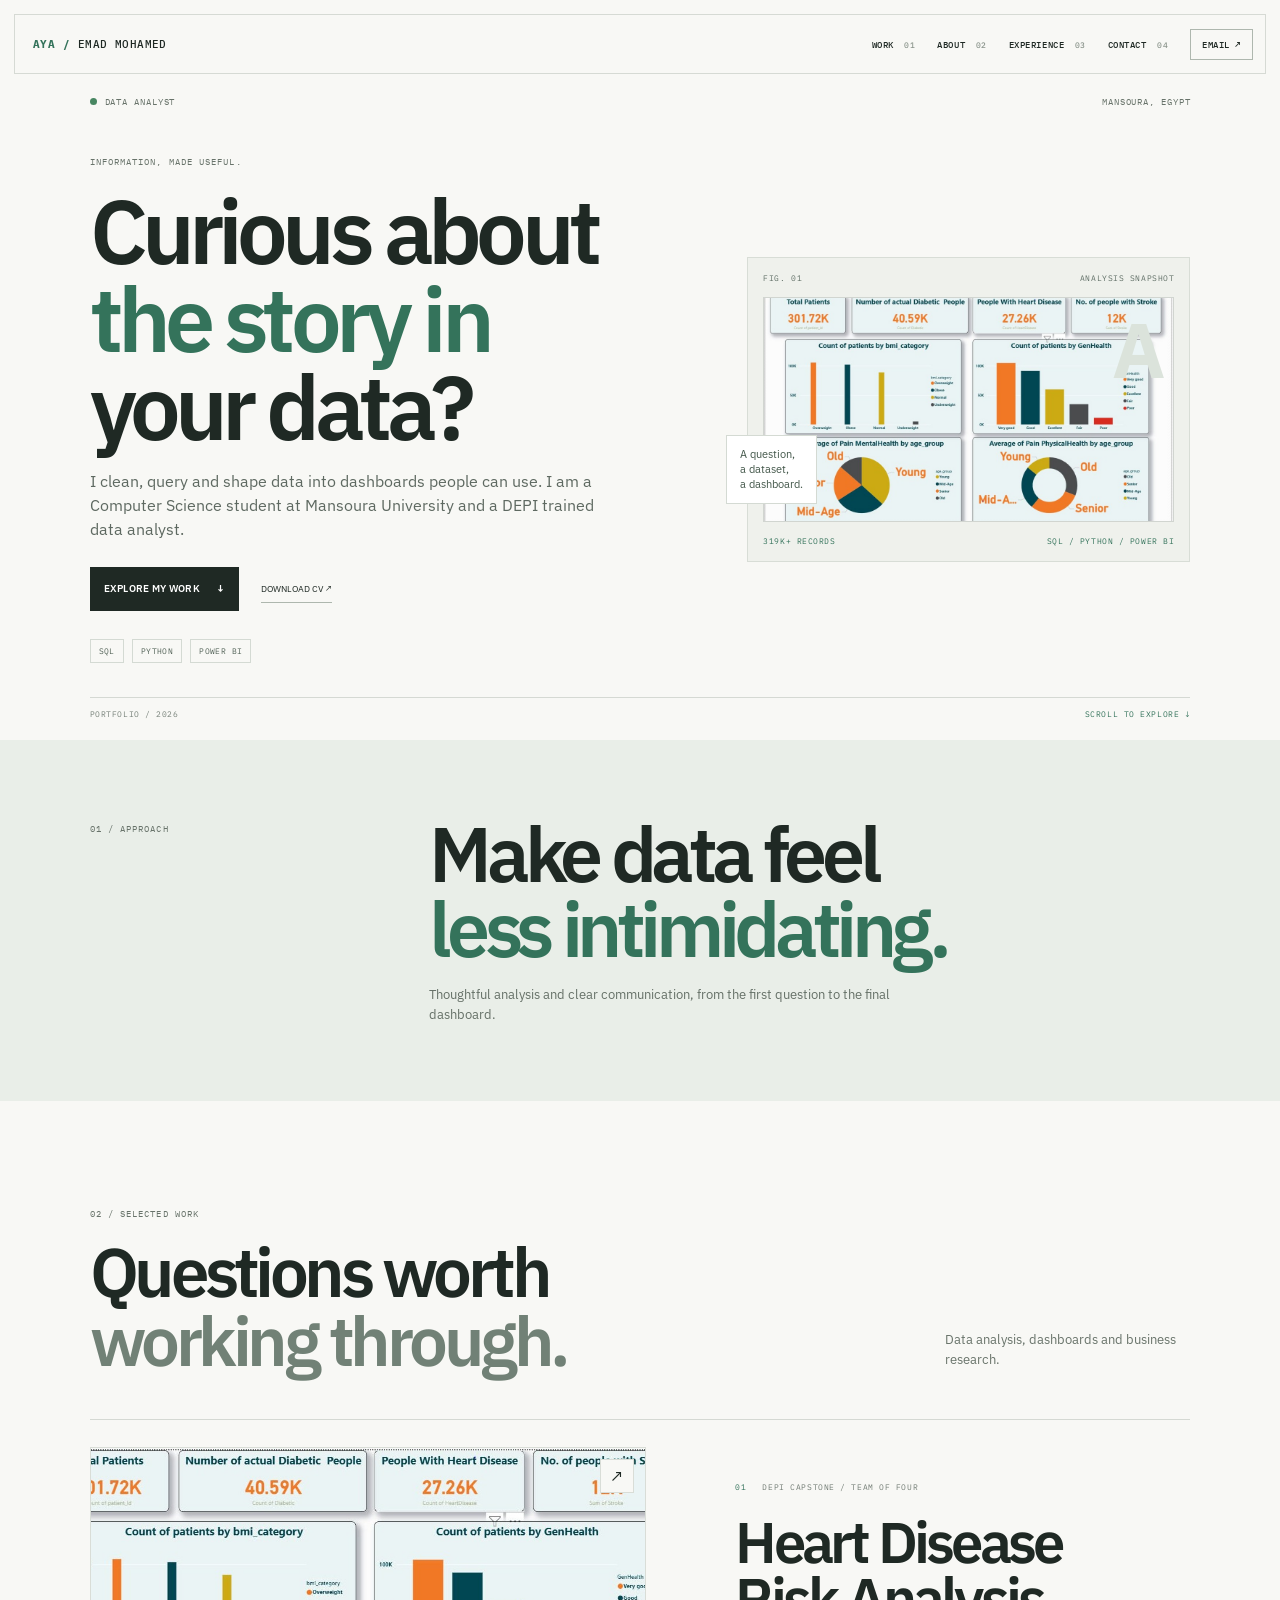
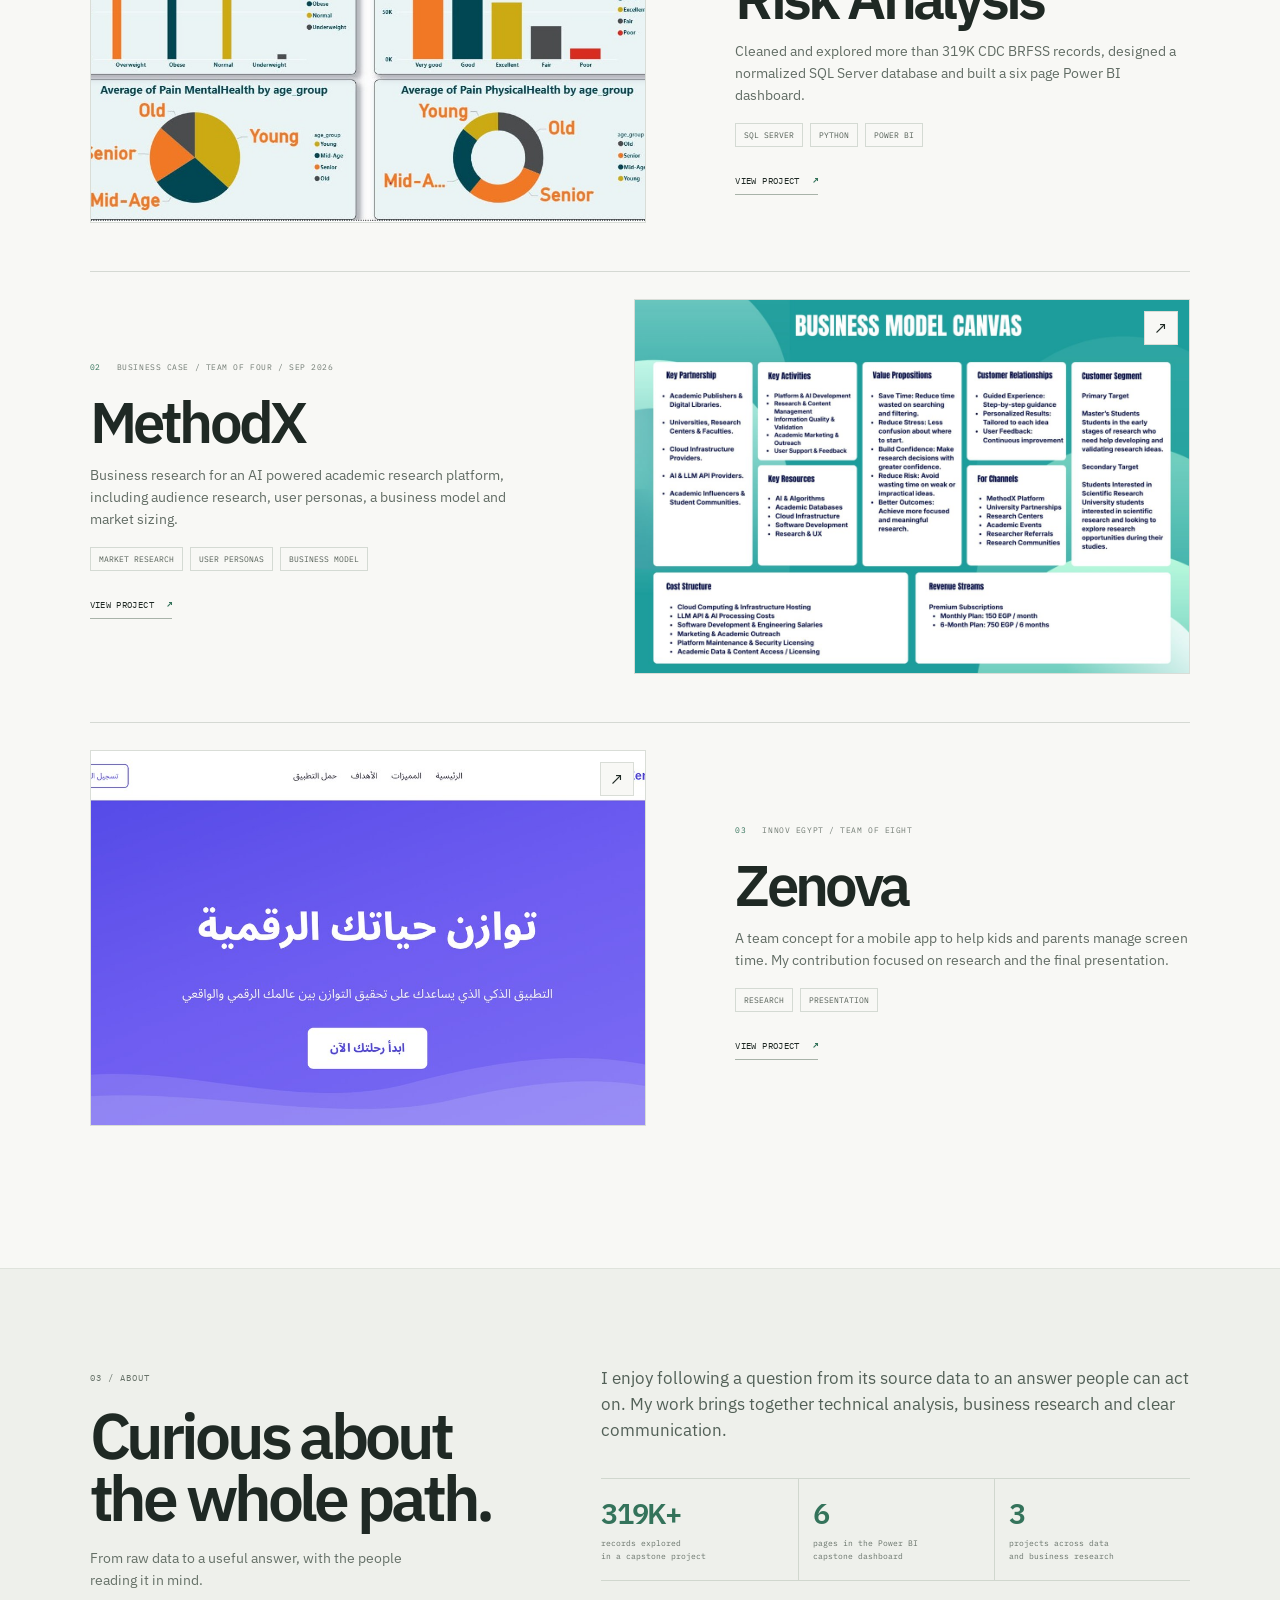
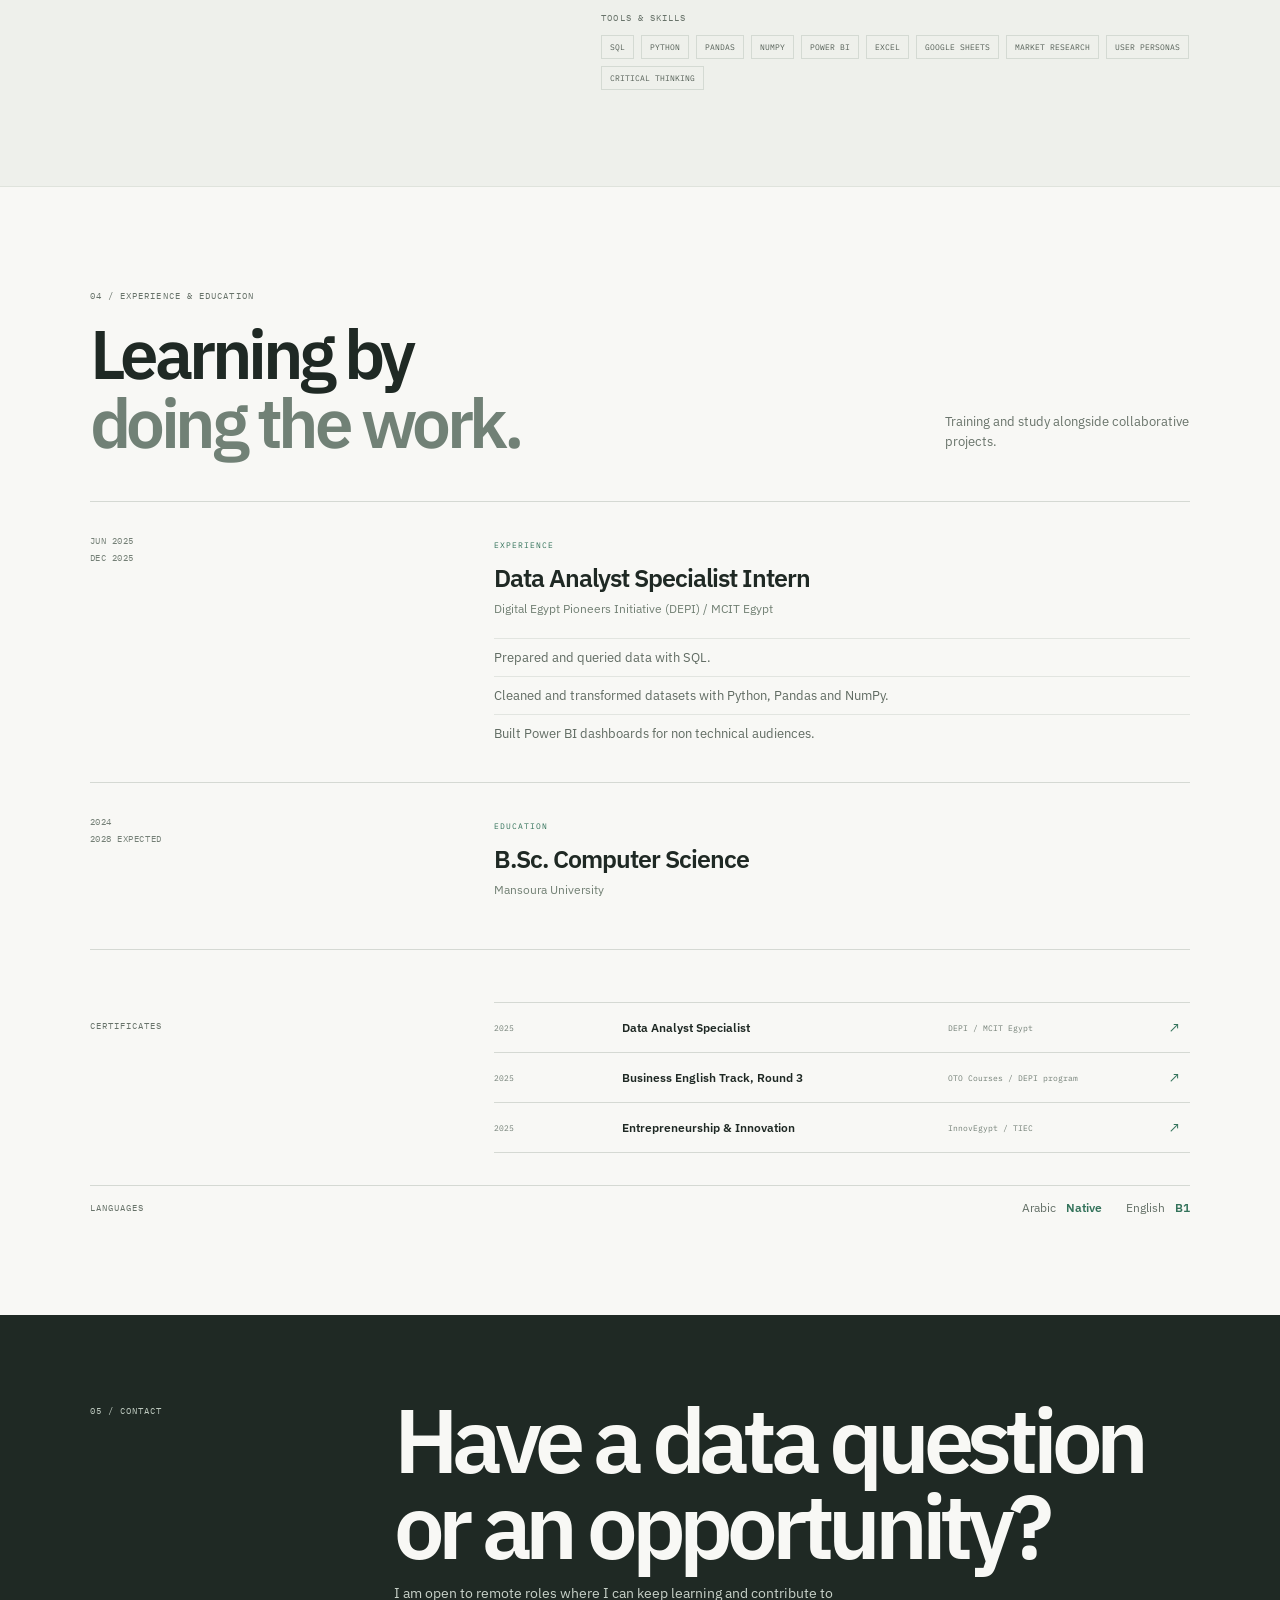
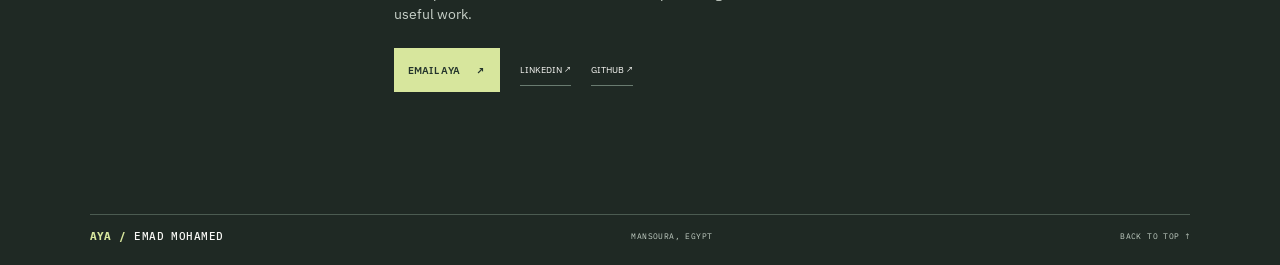
<file: index.html>
<!doctype html>
<html lang="en">
<head>
  <meta charset="utf-8"><meta name="viewport" content="width=device-width,initial-scale=1"><meta name="theme-color" content="#f8f8f5">
  <title>Aya Emad Mohamed | Data Analyst</title>
  <meta name="description" content="Aya Emad Mohamed, data analyst and Computer Science student at Mansoura University. SQL, Python and Power BI.">
  <meta property="og:title" content="Aya Emad Mohamed | Data Analyst"><meta property="og:description" content="Curious about the story in your data? Meet Aya Emad Mohamed, data analyst."><meta property="og:type" content="website">
  <link rel="icon" href="data:image/svg+xml,%3Csvg xmlns='http://www.w3.org/2000/svg' viewBox='0 0 40 40'%3E%3Crect width='40' height='40' fill='%231f2924'/%3E%3Ctext x='10' y='29' fill='white' font-size='24' font-family='sans-serif'%3EA%3C/text%3E%3C/svg%3E">
  <link rel="preconnect" href="https://fonts.googleapis.com"><link rel="preconnect" href="https://fonts.gstatic.com" crossorigin><link href="https://fonts.googleapis.com/css2?family=IBM+Plex+Sans:wght@400;500;600;700&family=IBM+Plex+Mono:wght@400;500&display=swap" rel="stylesheet"><link rel="stylesheet" href="style.css">
</head>
<body>
<a class="skip" href="#main">Skip to content</a>
<nav class="nav" aria-label="Main navigation"><a href="#top" class="brand"><span>AYA /</span> EMAD MOHAMED</a><button class="menu-toggle" aria-expanded="false" aria-controls="nav-links" aria-label="Open navigation"><i></i><i></i></button><div class="nav-links" id="nav-links"><a href="#work">WORK <small>01</small></a><a href="#about">ABOUT <small>02</small></a><a href="#experience">EXPERIENCE <small>03</small></a><a href="#contact">CONTACT <small>04</small></a><a class="nav-cta" href="mailto:ayaemad2612@gmail.com">EMAIL ↗</a></div></nav>
<main id="main">
<header class="hero wrap" id="top">
  <div class="hero-meta"><span><i></i> DATA ANALYST</span><span>MANSOURA, EGYPT</span></div>
  <div class="hero-copy"><p class="kicker">INFORMATION, MADE USEFUL.</p><h1>Curious about<br><span>the story in</span><br>your data?</h1><p class="intro">I clean, query and shape data into dashboards people can use. I am a Computer Science student at Mansoura University and a DEPI trained data analyst.</p><div class="actions"><a class="button" href="#work">EXPLORE MY WORK <b>↓</b></a><a class="cv" href="Aya_Emad_Mohamed_CV_ATS.pdf" download>DOWNLOAD CV ↗</a></div><div class="hero-tools"><span>SQL</span><span>PYTHON</span><span>POWER BI</span></div></div>
  <aside class="hero-visual" aria-label="Heart Disease Risk Analysis dashboard preview"><div class="visual-label"><span>FIG. 01</span><span>ANALYSIS SNAPSHOT</span></div><img src="overview.jpg" alt="Overview dashboard from the Heart Disease Risk Analysis project"><div class="visual-foot"><span>319K+ RECORDS</span><span>SQL / PYTHON / POWER BI</span></div><div class="visual-note">A question,<br>a dataset,<br>a dashboard.</div><span class="visual-mark">A</span></aside>
  <div class="hero-index"><span>PORTFOLIO / 2026</span><a href="#work">SCROLL TO EXPLORE ↓</a></div>
</header>
<section class="statement"><span class="mono">01 / APPROACH</span><div><p>Make data feel<br><em>less intimidating.</em></p><span class="statement-note">Thoughtful analysis and clear communication, from the first question to the final dashboard.</span></div></section>
<section class="work wrap" id="work"><div class="section-heading"><div><span class="mono">02 / SELECTED WORK</span><h2>Questions worth<br><span>working through.</span></h2></div><p>Data analysis, dashboards and business research.</p></div>
<article class="project project-feature"><a class="project-image" href="https://github.com/Aya-Emad01/Heart-Disease-Risk-Analysis" target="_blank" rel="noopener noreferrer" aria-label="View Heart Disease Risk Analysis on GitHub"><img src="overview.jpg" alt="Power BI overview dashboard for the Heart Disease Risk Analysis project"><span class="image-open">↗</span></a><div class="project-copy"><p class="project-meta">01 <span>DEPI CAPSTONE / TEAM OF FOUR</span></p><h3>Heart Disease<br>Risk Analysis</h3><p>Cleaned and explored more than 319K CDC BRFSS records, designed a normalized SQL Server database and built a six page Power BI dashboard.</p><div class="tags"><span>SQL SERVER</span><span>PYTHON</span><span>POWER BI</span></div><a class="project-link" href="https://github.com/Aya-Emad01/Heart-Disease-Risk-Analysis" target="_blank" rel="noopener noreferrer">VIEW PROJECT <b>↗</b></a></div></article>
<article class="project project-reverse"><div class="project-copy"><p class="project-meta">02 <span>BUSINESS CASE / TEAM OF FOUR / SEP 2026</span></p><h3>MethodX</h3><p>Business research for an AI powered academic research platform, including audience research, user personas, a business model and market sizing.</p><div class="tags"><span>MARKET RESEARCH</span><span>USER PERSONAS</span><span>BUSINESS MODEL</span></div><a class="project-link" href="https://github.com/Aya-Emad01/MethodX" target="_blank" rel="noopener noreferrer">VIEW PROJECT <b>↗</b></a></div><a class="project-image" href="https://github.com/Aya-Emad01/MethodX" target="_blank" rel="noopener noreferrer" aria-label="View MethodX on GitHub"><img src="pitch-bmc.jpg" alt="MethodX business model canvas"><span class="image-open">↗</span></a></article>
<article class="project project-feature"><a class="project-image" href="https://github.com/Aya-Emad01/Zenova" target="_blank" rel="noopener noreferrer" aria-label="View Zenova on GitHub"><img src="zenova-landing.jpg" alt="Zenova mobile app concept landing page"><span class="image-open">↗</span></a><div class="project-copy"><p class="project-meta">03 <span>INNOV EGYPT / TEAM OF EIGHT</span></p><h3>Zenova</h3><p>A team concept for a mobile app to help kids and parents manage screen time. My contribution focused on research and the final presentation.</p><div class="tags"><span>RESEARCH</span><span>PRESENTATION</span></div><a class="project-link" href="https://github.com/Aya-Emad01/Zenova" target="_blank" rel="noopener noreferrer">VIEW PROJECT <b>↗</b></a></div></article>
</section>
<section class="about-section" id="about"><div class="about-grid wrap"><div class="about-title"><span class="mono">03 / ABOUT</span><h2>Curious about<br>the whole path.</h2><p>From raw data to a useful answer, with the people reading it in mind.</p></div><div class="about-content"><p class="about-lead">I enjoy following a question from its source data to an answer people can act on. My work brings together technical analysis, business research and clear communication.</p><div class="stat-grid"><div><b>319K+</b><span>records explored<br>in a capstone project</span></div><div><b>6</b><span>pages in the Power BI<br>capstone dashboard</span></div><div><b>3</b><span>projects across data<br>and business research</span></div></div><div class="skills"><span class="mono">TOOLS & SKILLS</span><div class="tags"><span>SQL</span><span>PYTHON</span><span>PANDAS</span><span>NUMPY</span><span>POWER BI</span><span>EXCEL</span><span>GOOGLE SHEETS</span><span>MARKET RESEARCH</span><span>USER PERSONAS</span><span>CRITICAL THINKING</span></div></div></div></div></section>
<section class="experience wrap" id="experience"><div class="section-heading"><div><span class="mono">04 / EXPERIENCE & EDUCATION</span><h2>Learning by<br><span>doing the work.</span></h2></div><p>Training and study alongside collaborative projects.</p></div><div class="timeline"><article class="timeline-item"><div class="timeline-date"><span>JUN 2025</span><span>DEC 2025</span></div><div class="timeline-main"><span class="mono">EXPERIENCE</span><h3>Data Analyst Specialist Intern</h3><p class="org">Digital Egypt Pioneers Initiative (DEPI) / MCIT Egypt</p><ul><li>Prepared and queried data with SQL.</li><li>Cleaned and transformed datasets with Python, Pandas and NumPy.</li><li>Built Power BI dashboards for non technical audiences.</li></ul></div></article><article class="timeline-item"><div class="timeline-date"><span>2024</span><span>2028 EXPECTED</span></div><div class="timeline-main"><span class="mono">EDUCATION</span><h3>B.Sc. Computer Science</h3><p class="org">Mansoura University</p></div></article></div>
<div class="credentials"><span class="mono">CERTIFICATES</span><div class="credential-list"><a href="cert-depi-da.jpg" target="_blank" rel="noopener"><span>2025</span><b>Data Analyst Specialist</b><small>DEPI / MCIT Egypt</small><i>↗</i></a><a href="cert-depi-english.jpg" target="_blank" rel="noopener"><span>2025</span><b>Business English Track, Round 3</b><small>OTO Courses / DEPI program</small><i>↗</i></a><a href="cert-innovegypt.jpg" target="_blank" rel="noopener"><span>2025</span><b>Entrepreneurship & Innovation</b><small>InnovEgypt / TIEC</small><i>↗</i></a></div></div>
<div class="language-row"><span class="mono">LANGUAGES</span><span>Arabic <b>Native</b></span><span>English <b>B1</b></span></div>
</section>
<section class="contact" id="contact"><div class="contact-inner wrap"><span class="mono">05 / CONTACT</span><div class="contact-copy"><h2>Have a data question<br>or an opportunity?</h2><p>I am open to remote roles where I can keep learning and contribute to useful work.</p><div class="contact-actions"><a class="button button-light" href="mailto:ayaemad2612@gmail.com">EMAIL AYA <b>↗</b></a><a href="https://linkedin.com/in/aya-emad0" target="_blank" rel="noopener noreferrer">LINKEDIN ↗</a><a href="https://github.com/Aya-Emad01" target="_blank" rel="noopener noreferrer">GITHUB ↗</a></div></div><footer><a href="#top" class="brand"><span>AYA /</span> EMAD MOHAMED</a><span>MANSOURA, EGYPT</span><a href="#top">BACK TO TOP ↑</a></footer></div></section>
</main><script src="script.js"></script></body></html>
</file>
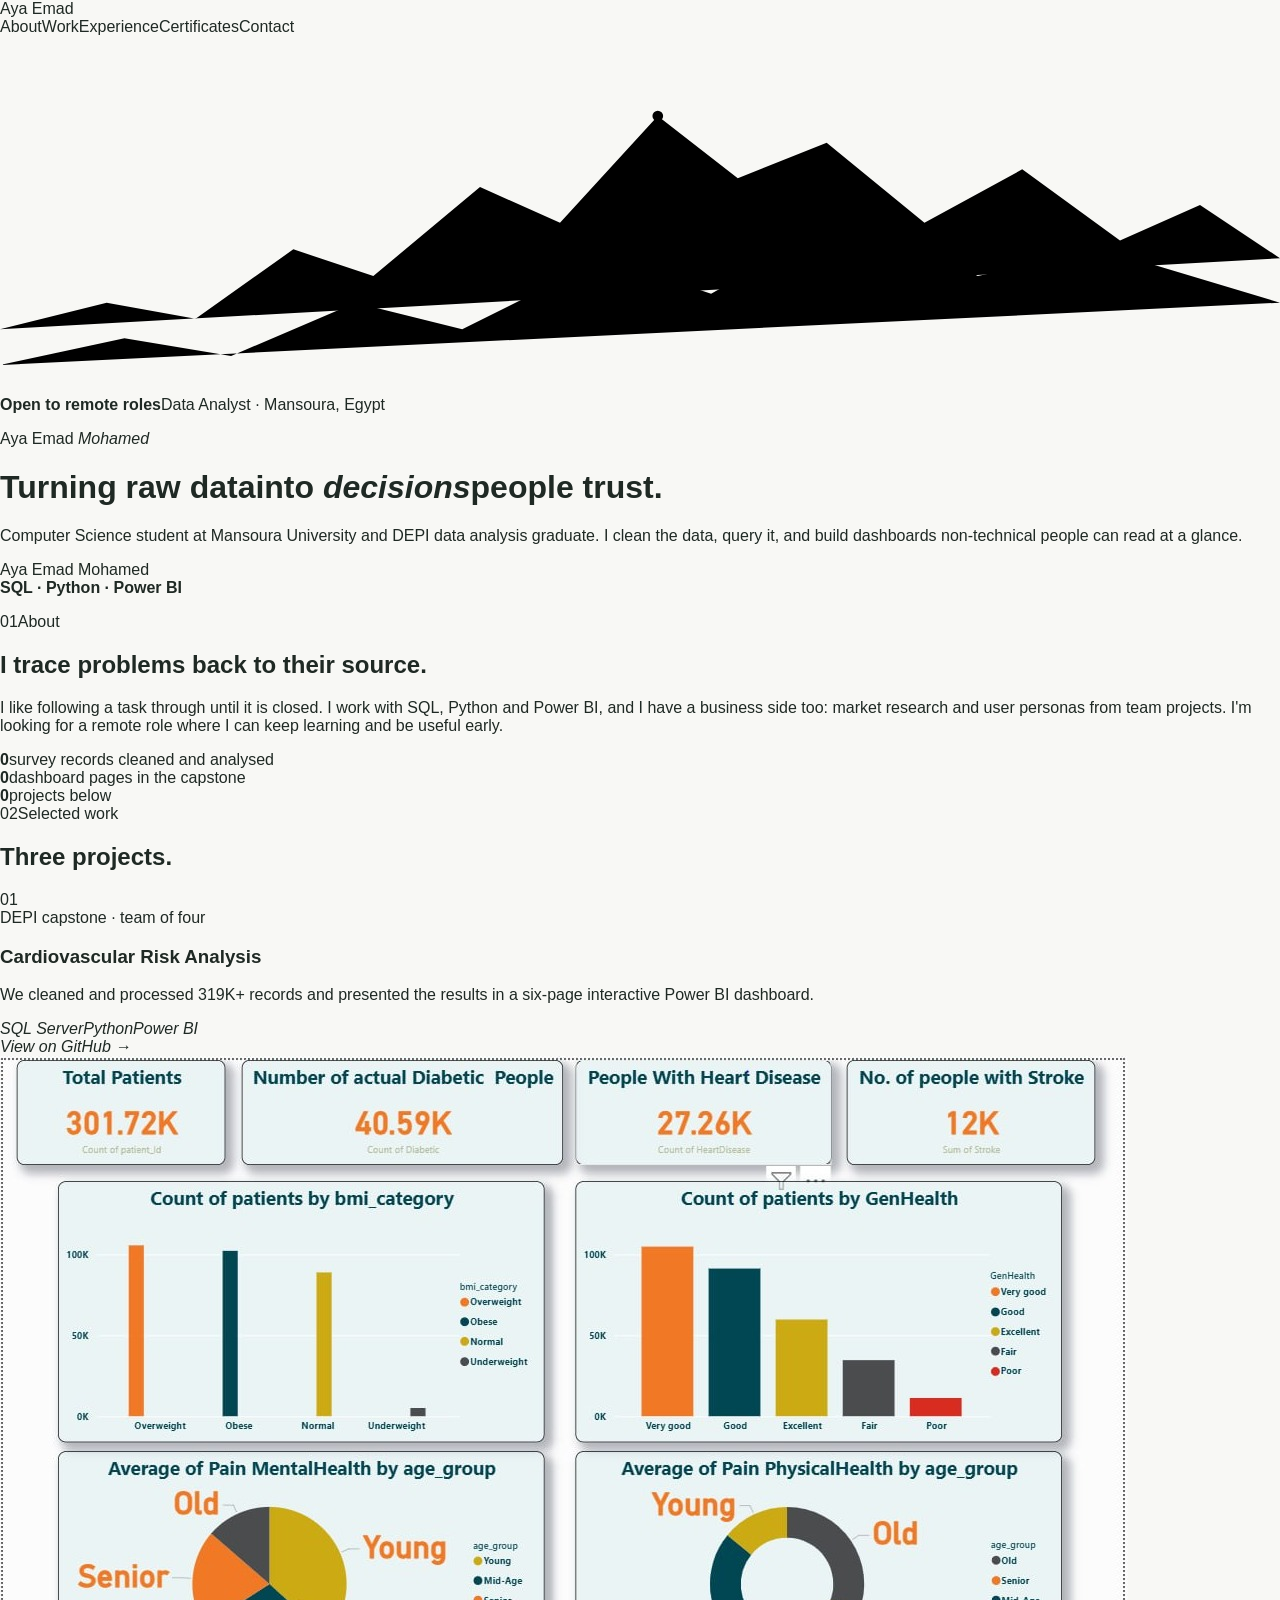
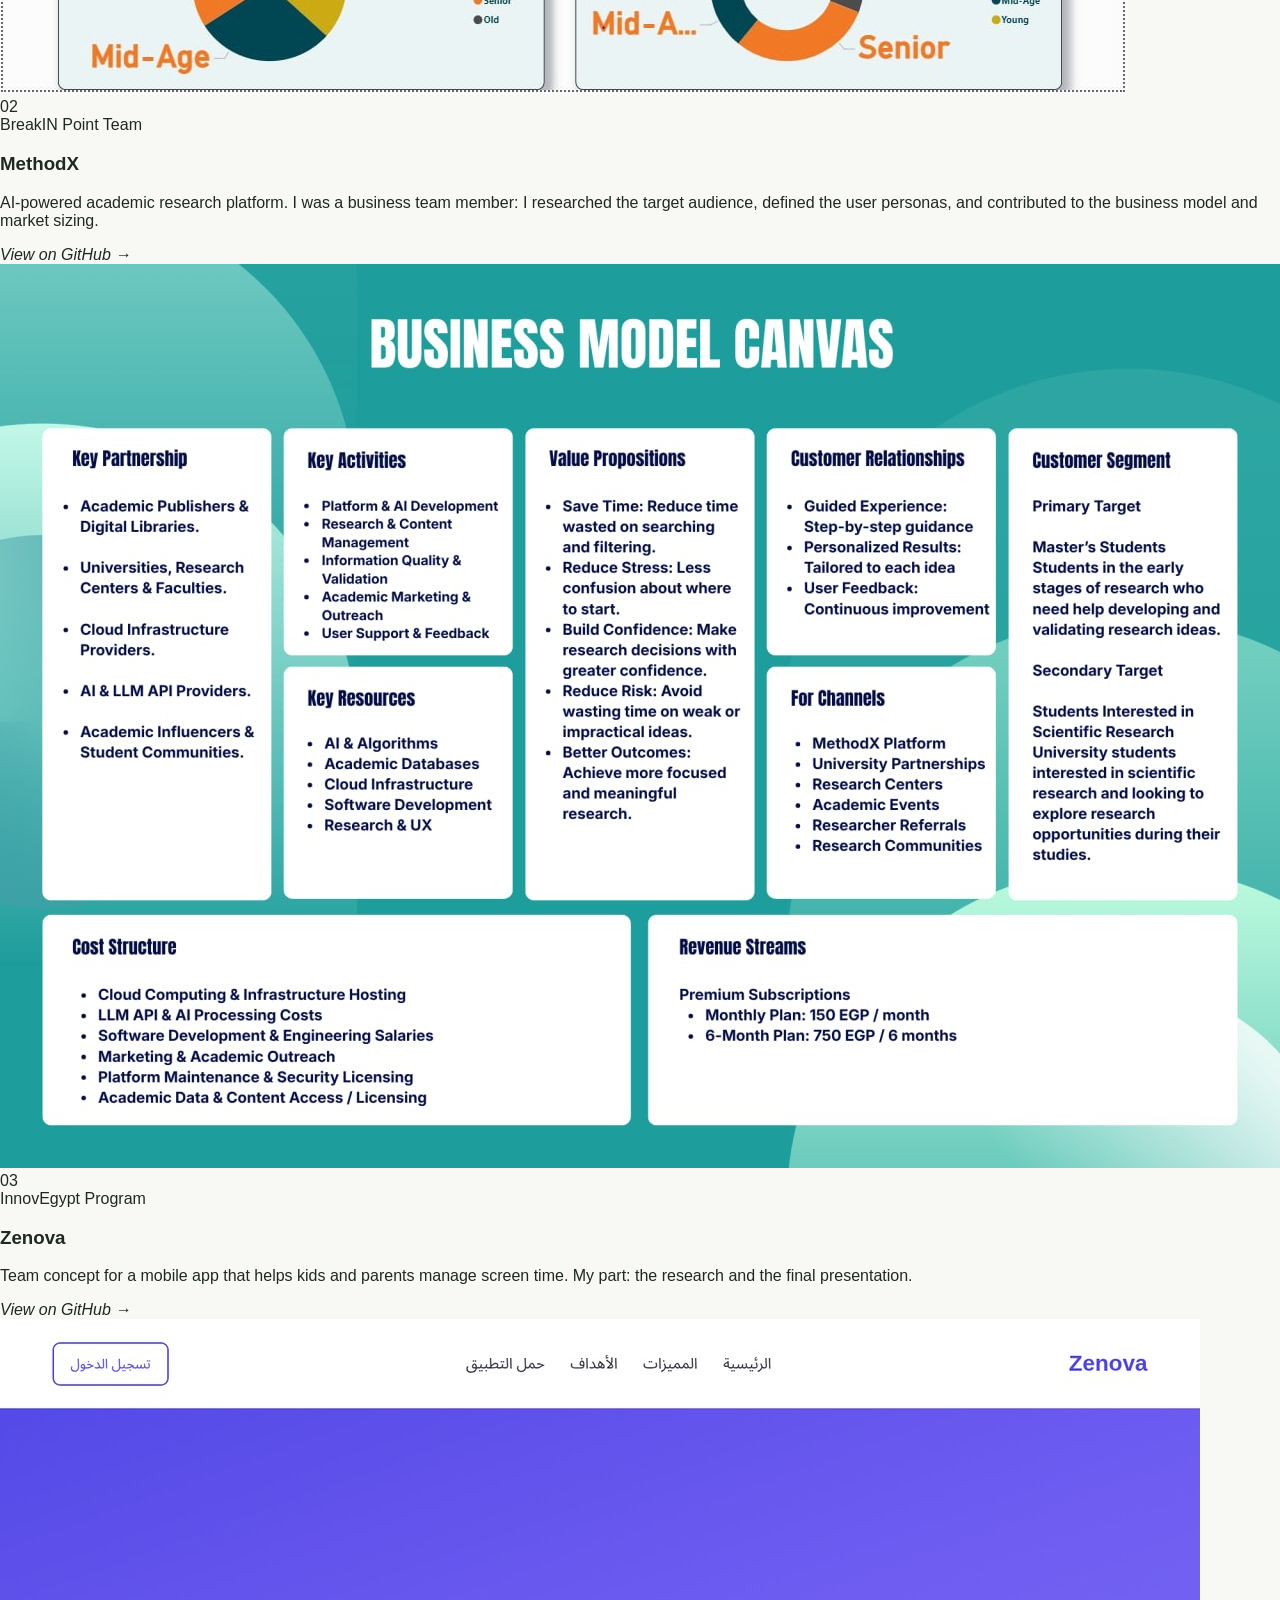
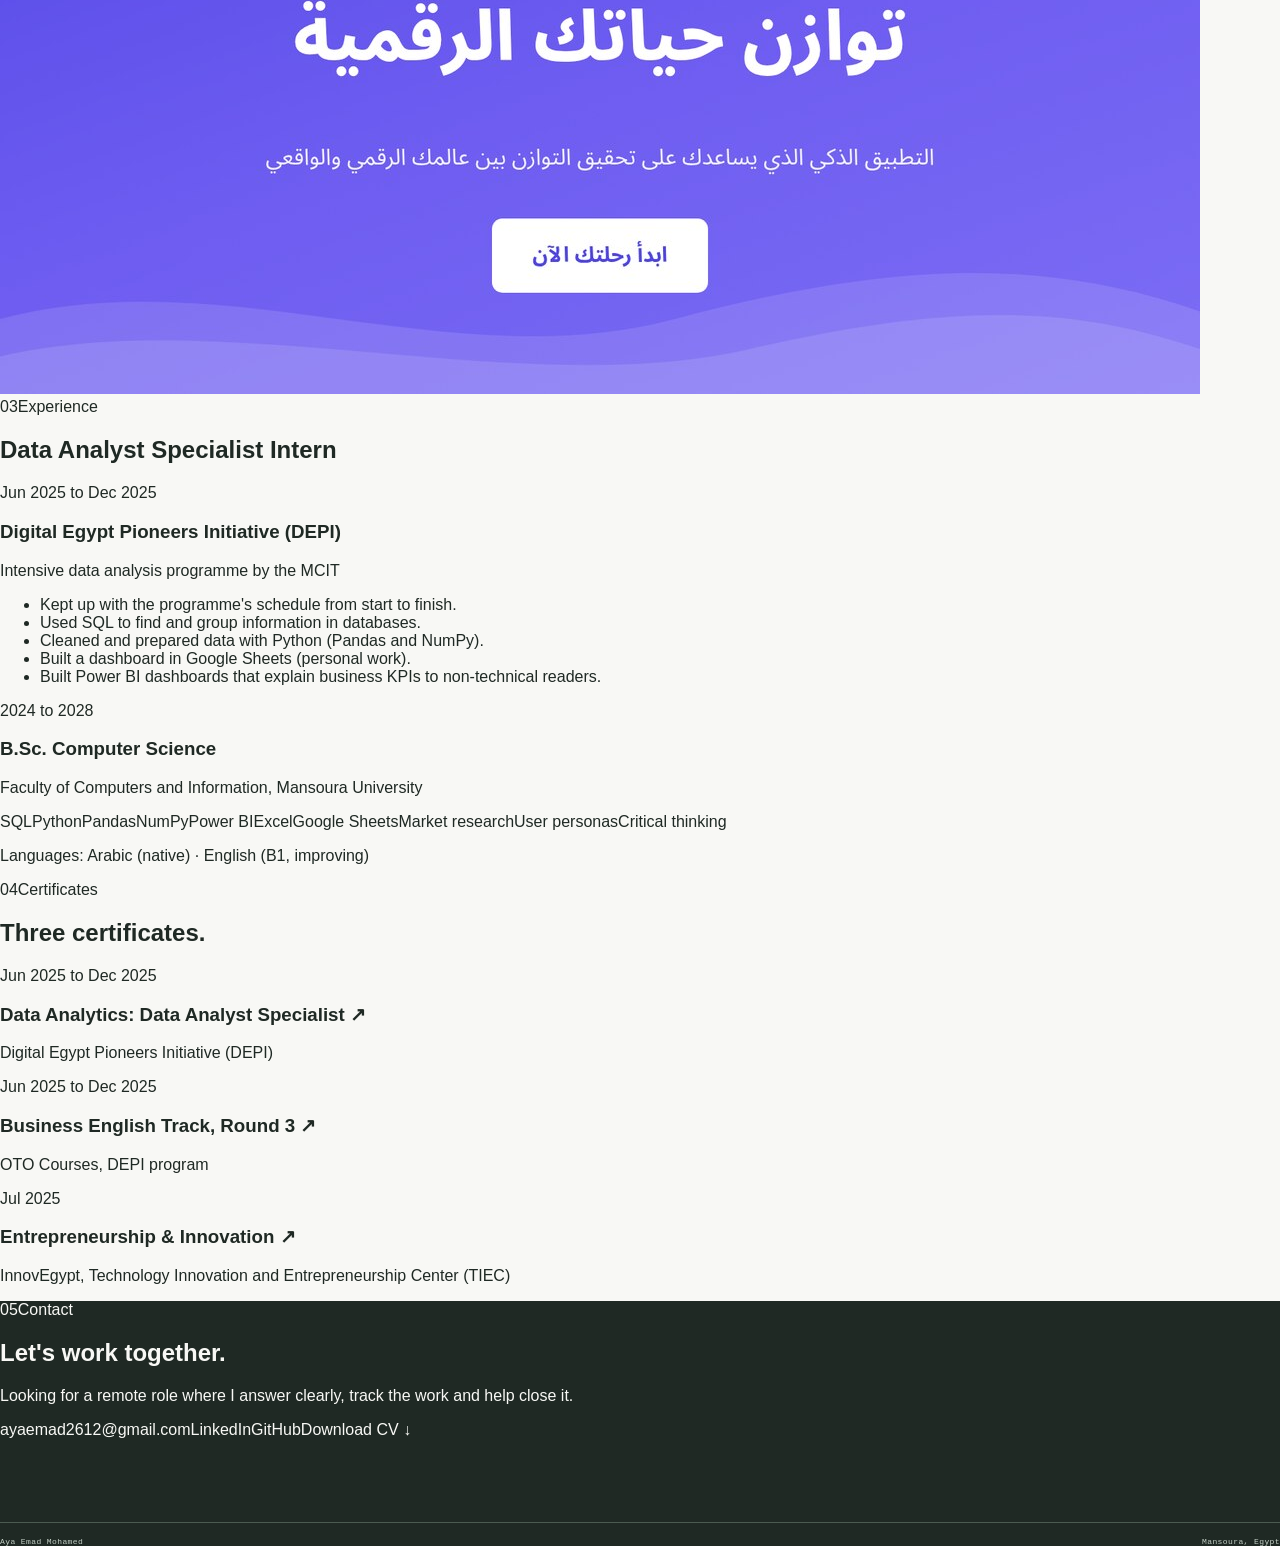
<file: 1-index-02e385df.html>
<!doctype html><html lang="en"><head><meta charset="utf-8"><meta name="viewport" content="width=device-width,initial-scale=1">
<title>Aya Emad Mohamed | Data Analyst</title><meta name="description" content="Data analyst and Computer Science student. SQL, Python, Power BI.">
<link rel="stylesheet" href="style.css"></head><body>
<div class="gridlines"><i></i><i></i><i></i><i></i><i></i><i></i><i></i><i></i><i></i><i></i><i></i><i></i></div><div class="prog" id="prog"></div>
<nav><a href="#top"><span class="cross"></span>Aya Emad</a><div><a href="#about">About</a><a href="#work">Work</a><a href="#experience">Experience</a><a href="#certificates">Certificates</a><a href="#contact">Contact</a></div></nav>
<div class="ridge" id="ridge"><svg viewBox="0 0 1440 400" preserveAspectRatio="none"><path d="M0 330 L120 300 L220 318 L330 240 L420 270 L540 170 L630 210 L740 90 L830 160 L930 120 L1040 210 L1150 150 L1260 230 L1350 190 L1440 250"/><path class="b" d="M0 370 L140 340 L260 360 L400 300 L520 330 L680 250 L800 290 L960 200 L1100 270 L1240 240 L1440 300"/><circle cx="740" cy="90" r="6"/></svg></div>
<header id="top"><div class="meta"><span><i class="dot"></i><b>Open to remote roles</b></span><span>Data Analyst · Mansoura, Egypt</span></div>
<p class="heroname">Aya Emad <em>Mohamed</em></p>
<h1><span class="ln"><span>Turning raw data</span></span><span class="ln"><span>into <em>decisions</em></span></span><span class="ln"><span>people trust.</span></span></h1>
<div class="hrow"><p>Computer Science student at Mansoura University and DEPI data analysis graduate. I clean the data, query it, and build dashboards non-technical people can read at a glance.</p><p class="role">Aya Emad Mohamed<br><b>SQL · Python · Power BI</b></p></div></header>
<section class="sec" id="about"><div class="head"><span class="no">01</span><span class="lb">About</span><h2>I trace problems back to their source.</h2></div>
<div class="about"><p>I like following a task through until it is closed. I work with SQL, Python and Power BI, and I have a business side too: market research and user personas from team projects. I'm looking for a remote role where I can keep learning and be useful early.</p>
<div class="stats"><div class="stat"><b data-nn="319" data-s="K+">0</b><span>survey records cleaned and analysed</span></div><div class="stat"><b data-nn="6" data-s="">0</b><span>dashboard pages in the capstone</span></div><div class="stat"><b data-nn="3" data-s="">0</b><span>projects below</span></div></div></div></section>
<section class="sec" id="work"><div class="head"><span class="no">02</span><span class="lb">Selected work</span><h2>Three projects.</h2></div>
<a class="proj rv" href="https://github.com/Aya-Emad01/Heart-Disease-Risk-Analysis"><span class="n">01</span><div class="t"><span class="k">DEPI capstone · team of four</span><h3>Cardiovascular Risk Analysis</h3><p>We cleaned and processed 319K+ records and presented the results in a six-page interactive Power BI dashboard.</p><div class="tg"><i>SQL Server</i><i>Python</i><i>Power BI</i></div><em>View on GitHub →</em></div><div class="im"><img src="overview.jpg" alt="Capstone overview"></div></a>
<a class="proj rv" href="https://github.com/Aya-Emad01/MethodX"><span class="n">02</span><div class="t"><span class="k">BreakIN Point Team</span><h3>MethodX</h3><p>AI-powered academic research platform. I was a business team member: I researched the target audience, defined the user personas, and contributed to the business model and market sizing.</p><em>View on GitHub →</em></div><div class="im"><img src="pitch-bmc.jpg" alt="MethodX business model canvas"></div></a>
<a class="proj rv" href="https://github.com/Aya-Emad01/Zenova"><span class="n">03</span><div class="t"><span class="k">InnovEgypt Program</span><h3>Zenova</h3><p>Team concept for a mobile app that helps kids and parents manage screen time. My part: the research and the final presentation.</p><em>View on GitHub →</em></div><div class="im"><img src="zenova-landing.jpg" alt="Zenova landing page"></div></a></section>
<section class="sec" id="experience"><div class="head"><span class="no">03</span><span class="lb">Experience</span><h2>Data Analyst Specialist Intern</h2></div>
<div class="xp rv"><span class="w">Jun 2025 to Dec 2025</span><div class="c"><h3>Digital Egypt Pioneers Initiative (DEPI)</h3><p class="s">Intensive data analysis programme by the MCIT</p><ul><li>Kept up with the programme's schedule from start to finish.</li><li>Used SQL to find and group information in databases.</li><li>Cleaned and prepared data with Python (Pandas and NumPy).</li><li>Built a dashboard in Google Sheets (personal work).</li><li>Built Power BI dashboards that explain business KPIs to non-technical readers.</li></ul></div></div>
<div class="xp rv"><span class="w">2024 to 2028</span><div class="c"><h3>B.Sc. Computer Science</h3><p class="s">Faculty of Computers and Information, Mansoura University</p></div></div>
<div class="chips rv"><span>SQL</span><span>Python</span><span>Pandas</span><span>NumPy</span><span>Power BI</span><span>Excel</span><span>Google Sheets</span><span>Market research</span><span>User personas</span><span>Critical thinking</span></div>
<p class="langs rv">Languages: Arabic (native) · English (B1, improving)</p></section>
<section class="sec" id="certificates"><div class="head"><span class="no">04</span><span class="lb">Certificates</span><h2>Three certificates.</h2></div>
<div class="xp rv"><span class="w">Jun 2025 to Dec 2025</span><div class="c"><h3><a href="cert-depi-da.jpg" target="_blank" rel="noopener">Data Analytics: Data Analyst Specialist ↗</a></h3><p class="s">Digital Egypt Pioneers Initiative (DEPI)</p></div></div>
<div class="xp rv"><span class="w">Jun 2025 to Dec 2025</span><div class="c"><h3><a href="cert-depi-english.jpg" target="_blank" rel="noopener">Business English Track, Round 3 ↗</a></h3><p class="s">OTO Courses, DEPI program</p></div></div><div class="xp rv"><span class="w">Jul 2025</span><div class="c"><h3><a href="cert-innovegypt.jpg" target="_blank" rel="noopener">Entrepreneurship &amp; Innovation ↗</a></h3><p class="s">InnovEgypt, Technology Innovation and Entrepreneurship Center (TIEC)</p></div></div></section>
<section class="contact" id="contact"><div class="head"><span class="no">05</span><span class="lb">Contact</span></div><h2 class="rv">Let's work together.</h2><p class="sub rv">Looking for a remote role where I answer clearly, track the work and help close it.</p>
<div class="btns rv"><a class="btn p" href="mailto:ayaemad2612@gmail.com">ayaemad2612@gmail.com</a><a class="btn" href="https://linkedin.com/in/aya-emad0">LinkedIn</a><a class="btn" href="https://github.com/Aya-Emad01">GitHub</a><a class="btn" href="Aya_Emad_Mohamed_CV_ATS.pdf" download>Download CV ↓</a></div>
<footer><span>Aya Emad Mohamed</span><span>Mansoura, Egypt</span></footer></section>
<script src="script.js"></script></body></html>
</file>
<file: style.css>
:root{--paper:#f8f8f5;--ink:#1f2924;--muted:#68736a;--line:#d5d9d3;--green:#34735b;--green-soft:#e9eee8;--white:#fff;--pad:clamp(24px,7vw,96px);--curve:cubic-bezier(.22,1,.36,1)}*{box-sizing:border-box}html{scroll-behavior:smooth;scroll-padding-top:90px}body{margin:0;background:var(--paper);color:var(--ink);font-family:'IBM Plex Sans',sans-serif;-webkit-font-smoothing:antialiased}a{color:inherit;text-decoration:none}.wrap{width:min(1500px,100%);margin-inline:auto;padding-inline:var(--pad)}.mono,.nav,.hero-meta,.kicker,.hero-tools,.visual-label,.visual-foot,.hero-index,.section-heading .mono,.project-meta,.tags,.project-link,.stat-grid span,.skills>.mono,.timeline-date,.timeline-main>.mono,.credentials>.mono,.credential-list>*,.language-row>.mono,footer{font-family:'IBM Plex Mono',monospace}.skip{position:fixed;z-index:50;top:-60px;left:12px;padding:10px 14px;background:var(--ink);color:white}.skip:focus{top:12px}.nav{position:fixed;z-index:30;left:50%;top:14px;transform:translateX(-50%);width:min(1360px,calc(100% - 28px));min-height:60px;padding:8px 12px 8px 18px;display:flex;align-items:center;justify-content:space-between;border:1px solid #d6dad4;background:rgba(248,248,245,.93);backdrop-filter:blur(16px)}.brand{font-size:11px;letter-spacing:.04em;font-weight:500}.brand span{color:var(--green);font-weight:700}.nav-links{display:flex;align-items:center;gap:22px}.nav-links>a{font-size:9px;letter-spacing:.06em;font-weight:500}.nav-links small{margin-left:5px;color:#8a948b;font-size:8px}.nav-links>a:hover{color:var(--green)}.nav-cta{padding:9px 11px;border:1px solid #aeb7ae}.menu-toggle{display:none}.hero{position:relative;min-height:740px;padding-top:145px;padding-bottom:66px;display:grid;grid-template-columns:minmax(0,1fr) minmax(330px,.78fr);align-items:center;column-gap:7vw}.hero-meta{position:absolute;left:var(--pad);right:var(--pad);top:96px;display:flex;justify-content:space-between;color:var(--muted);font-size:9px;letter-spacing:.1em}.hero-meta span:first-child{display:flex;gap:8px;align-items:center}.hero-meta i{width:7px;height:7px;background:#478661;border-radius:50%}.kicker,.mono{color:var(--muted);font-size:9px;letter-spacing:.12em}.kicker{margin:0 0 20px}.hero h1{font-size:clamp(54px,7vw,92px);line-height:.98;letter-spacing:-.065em;font-weight:600;margin:0 0 18px;text-wrap:balance}.hero h1 span{color:var(--green)}.intro{max-width:510px;color:#5e6961;font-size:16px;line-height:24px;margin:0}.actions{display:flex;align-items:center;gap:22px;margin-top:26px}.button{display:inline-flex;align-items:center;justify-content:center;gap:16px;min-height:44px;padding:12px 14px;background:var(--ink);color:white;font-size:10px;letter-spacing:.03em;font-weight:600;transition:transform .3s var(--curve),background .3s var(--curve)}.button:hover{background:var(--green);transform:translateY(-2px)}.button:active{transform:scale(.98)}.button:focus-visible,a:focus-visible,button:focus-visible{outline:3px solid #789b67;outline-offset:3px}.cv{font-size:9px;padding:8px 0;border-bottom:1px solid #aeb7ae}.hero-tools{display:flex;gap:8px;margin-top:28px}.hero-tools span{padding:6px 8px;border:1px solid #d4dad3;color:#526257;font-size:8px;letter-spacing:.05em}.hero-visual{position:relative;padding:15px;border:1px solid #d8ddd6;background:#eff1ec}.visual-label,.visual-foot{display:flex;justify-content:space-between;gap:10px;color:#617067;font-size:8px;letter-spacing:.07em}.hero-visual img{display:block;width:100%;height:225px;margin:14px 0;object-fit:cover;border:1px solid #d1d5d0}.visual-foot{color:var(--green)}.visual-note{position:absolute;left:-22px;bottom:57px;padding:11px 13px;background:#fff;border:1px solid #d4dad3;color:#43574a;font-size:11px;line-height:15px}.visual-mark{position:absolute;right:24px;top:52px;color:#dbe3db;font-weight:700;font-size:78px;line-height:1}.hero-index{position:absolute;bottom:21px;left:var(--pad);right:var(--pad);display:flex;justify-content:space-between;padding-top:11px;border-top:1px solid var(--line);font-size:8px;letter-spacing:.07em;color:#768078}.hero-index a{color:var(--green)}.statement{background:var(--green-soft);padding:76px var(--pad);display:grid;grid-template-columns:.55fr 1.45fr;gap:4vw;align-items:start}.statement>span{padding-top:7px}.statement p{margin:0;font-size:clamp(42px,6vw,78px);line-height:.98;letter-spacing:-.07em;font-weight:600}.statement em{font-style:normal;color:var(--green)}.statement-note{display:block;margin-top:18px;color:#657067;font-size:13px;line-height:20px;max-width:520px}.work{padding-top:100px;padding-bottom:94px}.section-heading{display:flex;justify-content:space-between;align-items:end;gap:36px;margin-bottom:44px}.section-heading h2{margin:16px 0 0;font-size:clamp(40px,5.4vw,70px);line-height:1;letter-spacing:-.065em;font-weight:600}.section-heading h2 span{color:#718176}.section-heading>p{max-width:245px;margin:0 0 5px;color:var(--muted);font-size:13px;line-height:20px}.project{display:grid;grid-template-columns:1.1fr .9fr;gap:clamp(36px,7vw,100px);align-items:center;padding:27px 0 48px;border-top:1px solid var(--line)}.project-reverse{grid-template-columns:.9fr 1.1fr}.project-image{position:relative;display:block;aspect-ratio:1.48;overflow:hidden;background:#eff1ec;border:1px solid #d9ddd7}.project-image img{display:block;width:100%;height:100%;object-fit:cover;transition:transform .55s var(--curve)}.project-image:hover img{transform:scale(1.03)}.image-open{position:absolute;right:11px;top:11px;width:34px;height:34px;display:grid;place-items:center;background:var(--paper);border:1px solid #d9ddd7;font-size:17px}.project-meta{display:flex;gap:16px;align-items:center;color:var(--green);font-size:8px;letter-spacing:.07em}.project-meta span{color:#727c74}.project h3{margin:22px 0 14px;font-size:clamp(35px,4.6vw,58px);line-height:.96;letter-spacing:-.065em;font-weight:600}.project-copy>p:not(.project-meta){max-width:490px;color:#616c64;font-size:14px;line-height:22px}.tags{display:flex;flex-wrap:wrap;gap:7px;margin-top:17px}.tags span{padding:6px 8px;border:1px solid #d4dad3;color:#566158;font-size:8px}.project-link{display:inline-flex;gap:13px;margin-top:20px;padding:8px 0;border-bottom:1px solid #a8b3a9;font-size:9px;letter-spacing:.04em}.project-link b{color:var(--green)}.about-section{background:#eef0eb;border-block:1px solid #dfe3dc}.about-grid{padding-top:96px;padding-bottom:96px;display:grid;grid-template-columns:.82fr 1.18fr;gap:8vw}.about-title h2{margin:19px 0;font-size:clamp(42px,5vw,66px);line-height:.97;letter-spacing:-.065em;font-weight:600}.about-title>p{max-width:330px;color:#657067;font-size:14px;line-height:22px}.about-lead{margin:0;color:#526057;font-size:17px;line-height:26px;max-width:630px}.stat-grid{display:grid;grid-template-columns:repeat(3,1fr);margin-top:35px;border-block:1px solid #d0d7ce}.stat-grid>div{padding:17px 10px 17px 0}.stat-grid>div+div{padding-left:14px;border-left:1px solid #d0d7ce}.stat-grid b{display:block;color:var(--green);font-size:29px;line-height:34px;font-weight:600;letter-spacing:-.06em}.stat-grid span{display:block;margin-top:7px;color:#68736a;font-size:8px;line-height:13px}.skills{margin-top:31px}.skills>.mono{display:block;margin-bottom:12px}.skills .tags{margin-top:0}.skills .tags span{font-size:8px}.experience{padding-top:96px;padding-bottom:100px}.timeline{border-top:1px solid var(--line)}.timeline-item{display:grid;grid-template-columns:.8fr 1.7fr;gap:6vw;padding:30px 0;border-bottom:1px solid var(--line)}.timeline-date{font-size:9px;line-height:17px;color:#758077;letter-spacing:.06em;display:flex;flex-direction:column}.timeline-main>.mono{color:var(--green);font-size:8px}.timeline-main h3{margin:10px 0 6px;font-size:25px;line-height:32px;letter-spacing:-.04em;font-weight:600}.org{margin:0 0 20px;color:#728074;font-size:12px;line-height:18px}.timeline-main ul{margin:0;padding:0;list-style:none}.timeline-main li{padding:9px 0;border-top:1px solid #e2e5e0;color:#606b62;font-size:13px;line-height:19px;max-width:720px}.credentials{display:grid;grid-template-columns:.8fr 1.7fr;gap:6vw;margin-top:52px}.credentials>.mono{padding-top:18px}.credential-list{border-top:1px solid var(--line)}.credential-list>a{display:grid;grid-template-columns:.55fr 1.5fr 1fr 20px;gap:12px;align-items:center;padding:15px 0;border-bottom:1px solid var(--line);font-size:10px}.credential-list>a:hover b{color:var(--green)}.credential-list span,.credential-list small{color:#748077;font-size:8px;line-height:14px}.credential-list b{font-family:'IBM Plex Sans',sans-serif;font-size:12px;font-weight:600}.credential-list i{font-style:normal;color:var(--green);font-size:15px}.language-row{display:flex;align-items:center;gap:24px;margin-top:32px;padding-top:14px;border-top:1px solid var(--line)}.language-row>.mono{margin-right:auto}.language-row>span:not(.mono){font-size:12px;color:#647067}.language-row b{margin-left:7px;color:var(--green);font-weight:600}.contact{background:var(--ink);color:var(--paper)}.contact-inner{padding-top:82px;padding-bottom:22px;display:grid;grid-template-columns:.5fr 1.5fr;gap:3vw}.contact-inner>.mono{color:#bdc9bf;padding-top:8px}.contact-copy h2{margin:0;font-size:clamp(48px,7vw,90px);line-height:.96;letter-spacing:-.07em;font-weight:600}.contact-copy>p{max-width:440px;color:#c8d1c9;font-size:14px;line-height:21px}.contact-actions{display:flex;align-items:center;gap:20px;margin-top:23px}.button-light{background:#d7e69d;color:#24342c}.button-light:hover{background:#e4f0b4;color:#24342c}.contact-actions>a:not(.button){padding:10px 0;border-bottom:1px solid #697b70;font-size:9px}footer{grid-column:1/3;display:flex;justify-content:space-between;align-items:center;gap:18px;margin-top:83px;padding-top:14px;border-top:1px solid #4b5b51;color:#c2cec4;font-size:8px;letter-spacing:.05em}.contact footer .brand{color:var(--paper)}.contact footer .brand span{color:#d7e69d}
@media(max-width:700px){.nav{top:9px;width:calc(100% - 18px);min-height:54px;padding:6px 9px 6px 13px}.brand{font-size:9px}.menu-toggle{position:relative;z-index:2;width:38px;height:38px;display:flex;flex-direction:column;align-items:center;justify-content:center;gap:5px;border:0;background:transparent}.menu-toggle i{width:18px;height:2px;background:var(--ink);transition:transform .3s var(--curve)}.menu-toggle[aria-expanded=true] i:first-child{transform:translateY(3.5px) rotate(45deg)}.menu-toggle[aria-expanded=true] i:last-child{transform:translateY(-3.5px) rotate(-45deg)}.nav-links{position:fixed;inset:-9px -9px auto;height:100svh;padding:90px 28px 32px;background:rgba(248,248,245,.98);display:flex;flex-direction:column;justify-content:center;align-items:stretch;gap:8px;opacity:0;visibility:hidden;transform:translateY(-12px);transition:opacity .35s var(--curve),transform .35s var(--curve),visibility .35s}.nav-links.open{opacity:1;visibility:visible;transform:translateY(0)}.nav-links>a{padding:13px 8px;font-size:20px;opacity:0;transform:translateY(12px);transition:opacity .35s var(--curve),transform .35s var(--curve)}.nav-links.open>a{opacity:1;transform:translateY(0)}.nav-links.open>a:nth-child(1){transition-delay:.04s}.nav-links.open>a:nth-child(2){transition-delay:.1s}.nav-links.open>a:nth-child(3){transition-delay:.16s}.nav-links.open>a:nth-child(4){transition-delay:.22s}.nav-links.open>a:nth-child(5){transition-delay:.28s}.nav-links small{font-size:10px}.nav-cta{width:max-content}.hero{display:flex;flex-direction:column;align-items:stretch;gap:24px;min-height:0;padding-top:116px;padding-bottom:70px}.hero-meta{left:var(--pad);right:var(--pad);top:82px;font-size:7px}.kicker{font-size:8px;margin-bottom:16px}.hero h1{font-size:55px;line-height:.99;margin-bottom:15px}.intro{font-size:14px;line-height:21px}.actions{gap:15px;margin-top:20px;flex-wrap:wrap}.button{font-size:8px;min-height:40px;padding:10px;gap:10px}.cv{font-size:8px}.hero-tools{margin-top:19px;gap:6px}.hero-tools span{font-size:7px;padding:5px 7px}.hero-visual{padding:11px}.visual-label,.visual-foot{font-size:7px}.hero-visual img{height:180px;margin:10px 0}.visual-note{left:-6px;bottom:40px;font-size:9px;line-height:13px;padding:8px}.visual-mark{font-size:59px;top:46px}.hero-index{bottom:20px;font-size:7px}.statement{grid-template-columns:1fr;gap:15px;padding:55px 24px}.statement p{font-size:47px}.statement-note{font-size:11px;line-height:17px;margin-top:12px}.work{padding-top:68px;padding-bottom:65px}.section-heading{display:block;margin-bottom:30px}.section-heading h2{font-size:43px;margin-top:13px}.section-heading>p{font-size:11px;line-height:17px;margin-top:12px}.project,.project-reverse{grid-template-columns:1fr;gap:18px;padding:19px 0 31px}.project-image{aspect-ratio:1.32}.project-copy{grid-row:2}.project h3{font-size:39px;margin:15px 0 10px}.project-copy>p:not(.project-meta){font-size:12px;line-height:19px}.project-meta{font-size:7px;gap:9px}.tags{gap:5px;margin-top:13px}.tags span{font-size:7px;padding:5px 6px}.project-link{font-size:8px;margin-top:15px}.about-grid{padding-top:67px;padding-bottom:69px;grid-template-columns:1fr;gap:24px}.about-title h2{font-size:44px;margin:14px 0}.about-title>p{font-size:12px;line-height:19px}.about-lead{font-size:14px;line-height:21px}.stat-grid{margin-top:24px}.stat-grid>div{padding:13px 5px 13px 0}.stat-grid>div+div{padding-left:8px}.stat-grid b{font-size:23px;line-height:28px}.stat-grid span{font-size:7px;line-height:11px}.skills{margin-top:23px}.skills .tags{gap:5px}.skills .tags span{font-size:7px}.experience{padding-top:66px;padding-bottom:72px}.experience .section-heading{margin-bottom:27px}.experience .section-heading h2{font-size:42px}.timeline-item{grid-template-columns:1fr;gap:11px;padding:20px 0}.timeline-date{font-size:8px;display:flex;flex-direction:row;gap:8px}.timeline-date br{display:none}.timeline-main h3{font-size:20px;line-height:27px}.org{font-size:10px;margin-bottom:15px}.timeline-main li{font-size:11px;line-height:17px;padding:8px 0}.credentials{grid-template-columns:1fr;gap:12px;margin-top:35px}.credentials>.mono{padding:0}.credential-list>a{grid-template-columns:38px 1fr 18px;gap:7px}.credential-list b{font-size:10px}.credential-list small{grid-column:2;font-size:8px}.credential-list i{grid-column:3;grid-row:1/3}.language-row{gap:12px;margin-top:23px}.language-row>span:not(.mono){font-size:10px}.contact-inner{padding-top:64px;padding-bottom:18px;grid-template-columns:1fr;gap:13px}.contact-inner>.mono{padding:0}.contact-copy h2{font-size:47px}.contact-copy>p{font-size:12px;line-height:18px}.contact-actions{gap:12px;flex-wrap:wrap;margin-top:16px}.contact-actions>a:not(.button){font-size:8px}.contact footer{grid-column:1;display:grid;grid-template-columns:1fr auto;row-gap:12px;margin-top:53px;font-size:7px}.contact footer span{text-align:right}.contact footer>a:last-child{grid-column:1/3}}
@media(prefers-reduced-motion:reduce){*,*::before,*::after{scroll-behavior:auto!important;transition-duration:.01ms!important}}
</file>
